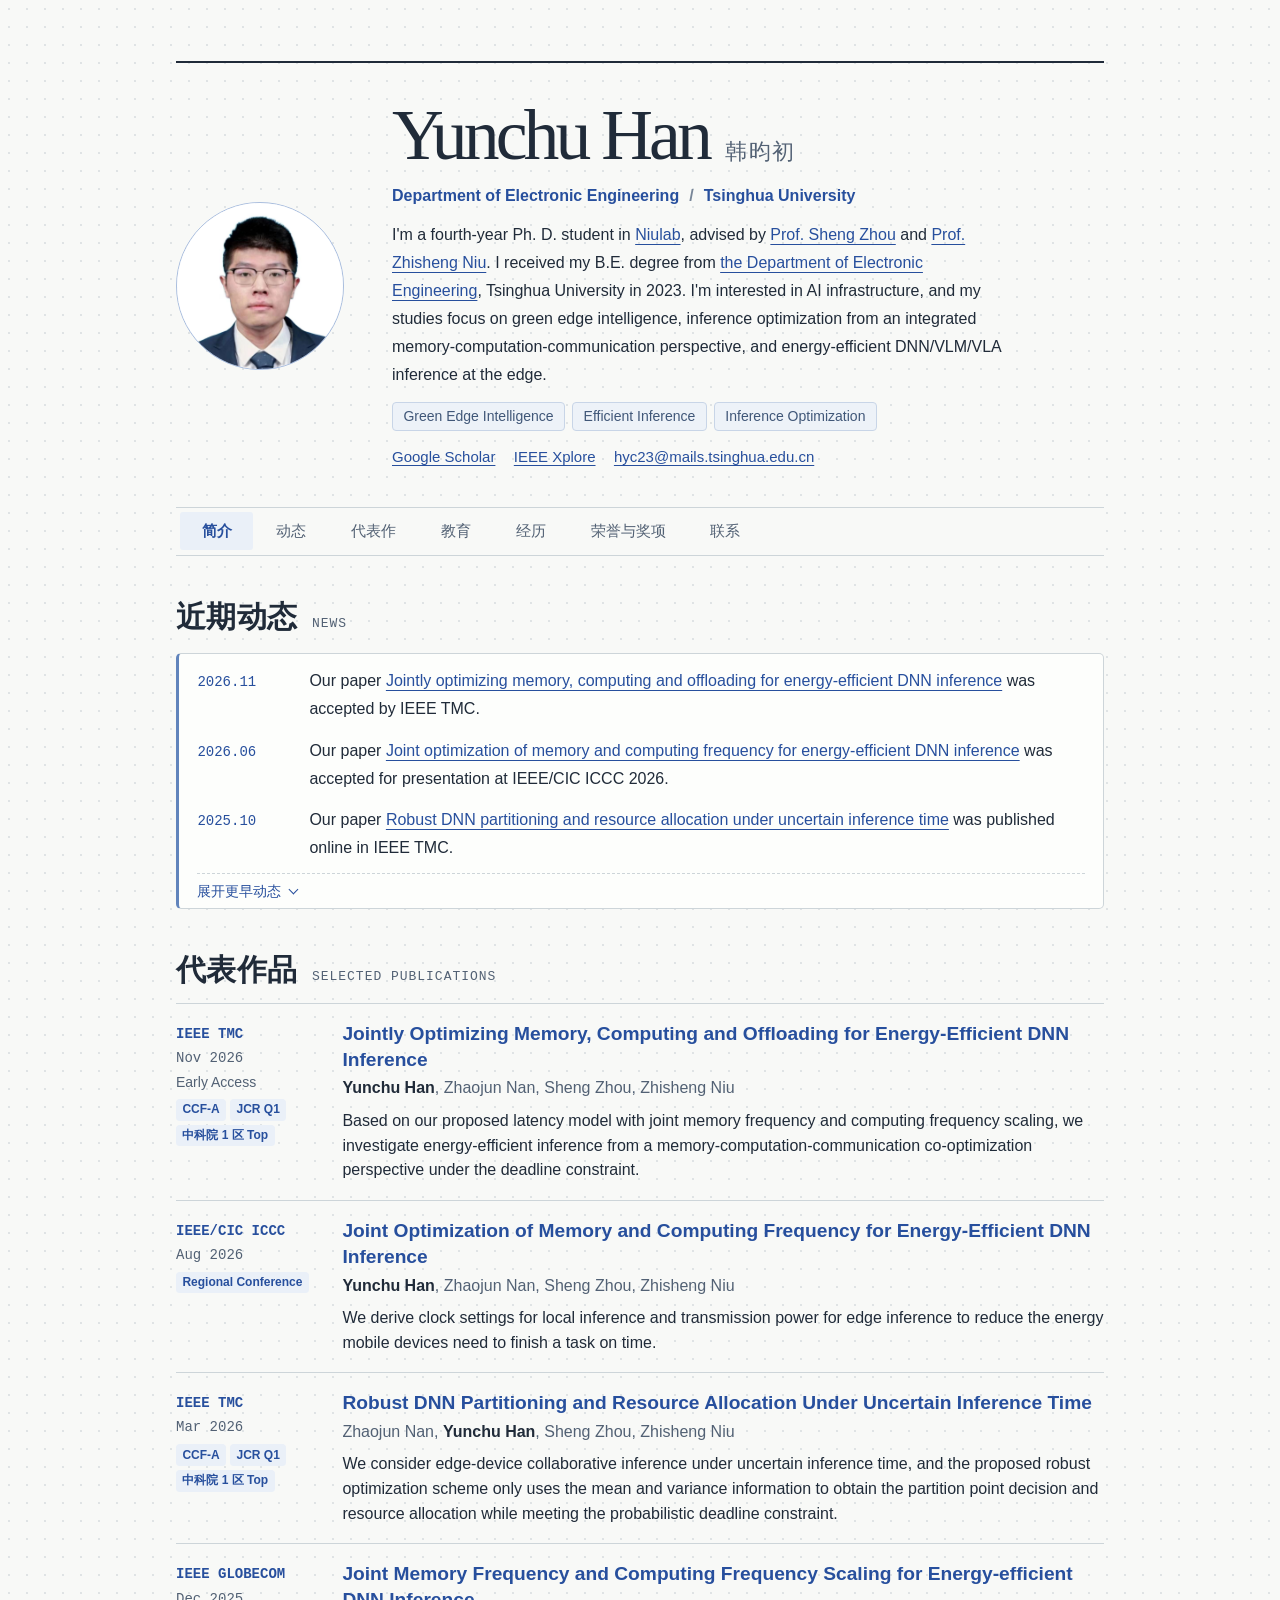
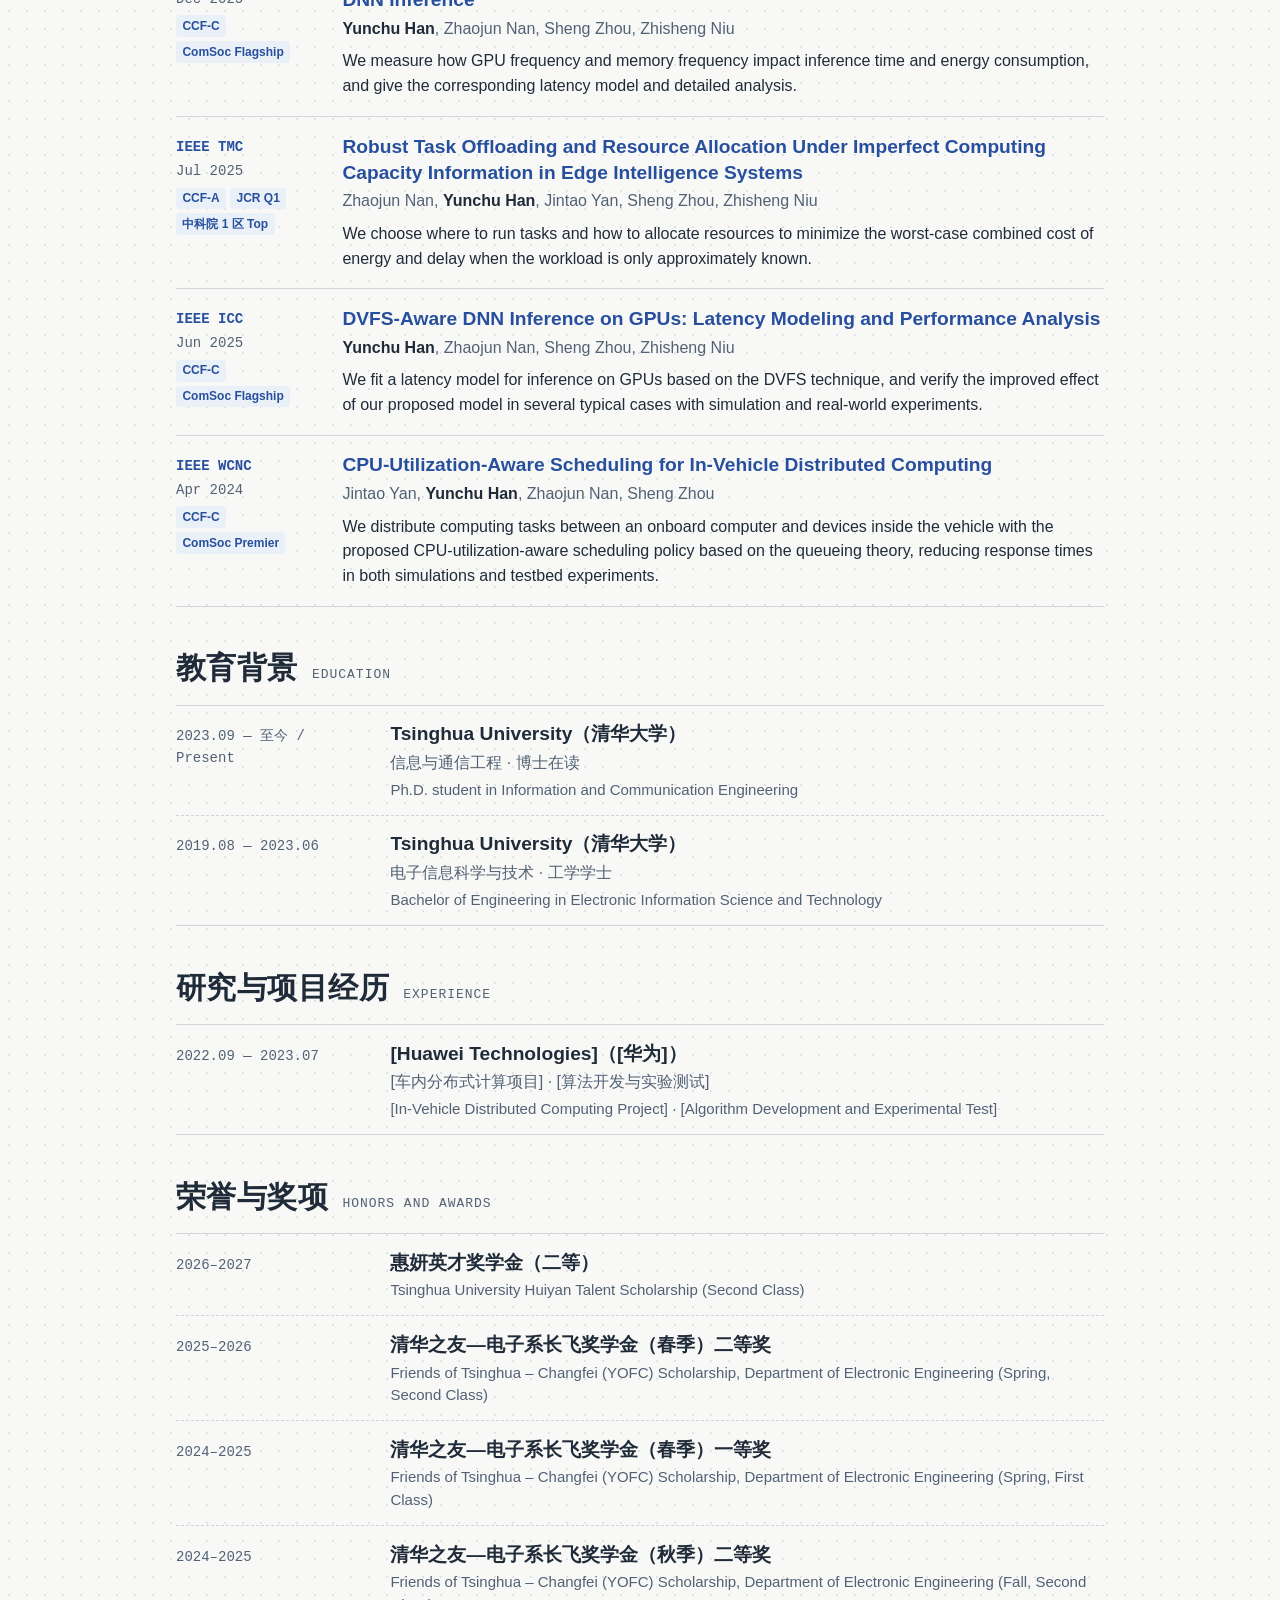
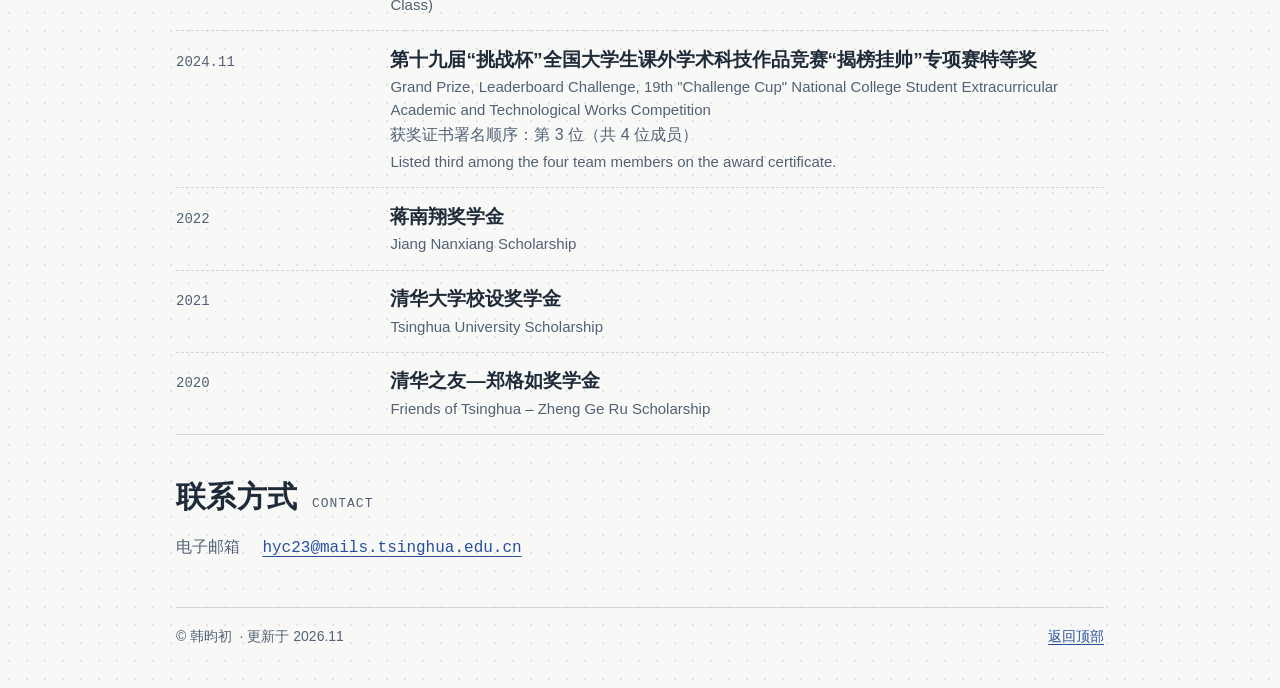
<file: index.html>
<!doctype html>
<html lang="zh-CN">
<head>
  <meta charset="utf-8">
  <!-- 网页链接默认在新标签页打开，页内导航和邮箱用 target="_self"。 -->
  <base target="_blank">
  <meta name="viewport" content="width=device-width, initial-scale=1">
  <!-- 替换：浏览器标签页的标题和搜索结果中的简介。 -->
  <title>Yunchu Han 韩昀初 · 清华大学电子工程系</title>
  <meta name="description" content="韩昀初，清华大学电子工程系 NIULAB 博士四年级学生，师从周盛老师，研究移动设备上的节能推理、GPU 调频与计算卸载。">
  <meta name="theme-color" content="#f8f9f7">
  <link rel="stylesheet" href="./style.css">
</head>
<body>
  <a class="skip-link" href="#main" target="_self">跳到主要内容</a>
  <div class="page" id="top">
    <header id="about" class="profile">
      <div class="portrait">
        <img src="./assets/avatar.jpg" alt="韩昀初的照片" width="750" height="1000">
      </div>
      <div class="bio">
        <!-- 替换：姓名、身份、所在单位、研究兴趣与个人简介。 -->
        <h1><span lang="en">Yunchu Han</span> <span class="name-zh">韩昀初</span></h1>
        <p class="affiliation" lang="en">Department of Electronic Engineering <span aria-hidden="true">/</span> Tsinghua University</p>
        <p class="introduction" lang="en">I'm a fourth-year Ph. D. student in <a href="https://network.ee.tsinghua.edu.cn/authors/yunchu-han/" target="_blank" rel="noopener">Niulab</a>, advised by <a href="https://network.ee.tsinghua.edu.cn/authors/sheng-zhou/" target="_blank" rel="noopener">Prof. Sheng Zhou</a> and <a href="https://network.ee.tsinghua.edu.cn/authors/zhisheng-niu/" target="_blank" rel="noopener">Prof. Zhisheng Niu</a>. I received my B.E. degree from <a href="https://www.ee.tsinghua.edu.cn/" target="_blank" rel="noopener">the Department of Electronic Engineering</a>, Tsinghua University in 2023. I'm interested in AI infrastructure, and my studies focus on green edge intelligence, inference optimization from an integrated memory-computation-communication perspective, and energy-efficient DNN/VLM/VLA inference at the edge.</p>
        <ul class="interests" lang="en" aria-label="Research interests">
          <li>Green Edge Intelligence</li>
          <li>Efficient Inference</li>
          <li>Inference Optimization</li>
        </ul>
        <!-- 学术主页与邮箱：修改 href 可更换链接。邮箱同时显示在下方“联系方式”中。 -->
        <ul class="profile-links" aria-label="学术主页与邮箱">
          <li><a lang="en" href="https://scholar.google.com/citations?user=znEsVEoAAAAJ" target="_blank" rel="noopener">Google Scholar</a></li>
          <li><a lang="en" href="https://ieeexplore.ieee.org/author/470391034830952" target="_blank" rel="noopener">IEEE Xplore</a></li>
          <li><a href="mailto:hyc23@mails.tsinghua.edu.cn" target="_self">hyc23@mails.tsinghua.edu.cn</a></li>
        </ul>
      </div>
    </header>

    <nav class="contents" aria-label="页面导航">
      <a href="#about" target="_self">简介</a>
      <a href="#news" target="_self">动态</a>
      <a href="#works" target="_self">代表作</a>
      <a href="#education" target="_self">教育</a>
      <a href="#experience" target="_self">经历</a>
      <a href="#activities" target="_self">荣誉与奖项</a>
      <a href="#contact" target="_self">联系</a>
    </nav>

    <main id="main">
      <section id="news" aria-labelledby="news-title">
        <h2 id="news-title">近期动态 <span lang="en">News</span></h2>
        <!-- 会议按主会公布的录用通知月份填写；如与本人收到通知的月份不同，可按录用邮件更新。 -->
        <!-- 一作 TMC 按本人确认的录用月；两篇合作 TMC 按 IEEE Xplore 的 Date of Publication。 -->
        <div class="news-panel">
          <ul class="updates" lang="en">
            <li><time class="date" datetime="2026-11">2026.11</time><span>Our paper <a href="https://doi.org/10.1109/TMC.2026.3752822" target="_blank" rel="noopener">Jointly optimizing memory, computing and offloading for energy-efficient DNN inference</a> was accepted by IEEE TMC.</span></li>
            <li><time class="date" datetime="2026-06">2026.06</time><span>Our paper <a href="https://doi.org/10.1109/ICCC70295.2026.11680117" target="_blank" rel="noopener">Joint optimization of memory and computing frequency for energy-efficient DNN inference</a> was accepted for presentation at IEEE/CIC ICCC 2026.</span></li>
            <li><time class="date" datetime="2025-10-09">2025.10</time><span>Our paper <a href="https://doi.org/10.1109/TMC.2025.3619509" target="_blank" rel="noopener">Robust DNN partitioning and resource allocation under uncertain inference time</a> was published online in IEEE TMC.</span></li>
          </ul>
          <details class="archive">
            <summary><span class="when-closed">展开更早动态</span><span class="when-open">收起更早动态</span></summary>
            <ul class="updates" lang="en">
              <li><time class="date" datetime="2025-08">2025.08</time><span>Our paper <a href="https://doi.org/10.1109/GLOBECOM59602.2025.11432626" target="_blank" rel="noopener">Joint memory frequency and computing frequency scaling for energy-efficient DNN inference</a> was accepted by IEEE GLOBECOM 2025.</span></li>
              <li><time class="date" datetime="2025-02-06">2025.02</time><span>Our paper <a href="https://doi.org/10.1109/TMC.2025.3539296" target="_blank" rel="noopener">Robust task offloading and resource allocation under imperfect computing capacity information in edge intelligence systems</a> was published online in IEEE TMC.</span></li>
              <li><time class="date" datetime="2025-01">2025.01</time><span>Our paper <a href="https://doi.org/10.1109/ICC52391.2025.11161883" target="_blank" rel="noopener">DVFS-aware DNN inference on GPUs: Latency modeling and performance analysis</a> was accepted for presentation at IEEE ICC 2025.</span></li>
              <li><time class="date" datetime="2023-12">2023.12</time><span>Our paper <a href="https://doi.org/10.1109/WCNC57260.2024.10571131" target="_blank" rel="noopener">CPU-utilization-aware scheduling for in-vehicle distributed computing</a> was accepted for presentation at IEEE WCNC 2024.</span></li>
            </ul>
          </details>
        </div>
      </section>

      <section id="works" aria-labelledby="works-title">
        <h2 id="works-title">代表作品 <span lang="en">Selected Publications</span></h2>
        <p class="venue-note"></p>
        <!-- 替换：新增论文时复制一条 article，按年月倒序插入。期刊使用卷期月份，提前在线论文使用在线发表月份，会议使用论文集出版月份。 -->
        <article class="work" lang="en">
          <div class="work-meta">
            <abbr title="IEEE Transactions on Mobile Computing">IEEE TMC</abbr>
            <time datetime="2026-11">Nov 2026</time>
            <span>Early Access</span>
            <div class="venue-tags">
              <a href="https://www.ccf.org.cn/ccf/contentcore/resource/download?ID=112CF3BF7E1140ACEB271ADAED12A67ADFABB8FF099E40C2759502A85C8A281F#page=10" target="_blank" rel="noopener" title="CCF recommended venues in computer networking, 7th edition (2026), category A">CCF-A</a>
              <a href="https://open.ieee.org/wp-content/uploads/IEEE-Title-List-September-2026-CAPES.pdf" target="_blank" rel="noopener" title="2025 Journal Impact Factor quartile, published in the 2026 Journal Citation Reports">JCR Q1</a>
              <a lang="zh-CN" href="https://www.ablesci.com/journal/detail?id=DXRA8p#:~:text=%E4%B8%AD%E7%A7%91%E9%99%A22025%E5%B9%B4%E5%88%86%E5%8C%BA" target="_blank" rel="noopener" title="2025 年中科院期刊分区表 · 计算机科学大类 1 区，Top 期刊">中科院 1 区 Top</a>
            </div>
          </div>
          <div class="work-body">
            <h3><a href="https://doi.org/10.1109/TMC.2026.3752822" target="_blank" rel="noopener">Jointly Optimizing Memory, Computing and Offloading for Energy-Efficient DNN Inference</a></h3>
            <p class="credit"><strong>Yunchu Han</strong>, Zhaojun Nan, Sheng Zhou, Zhisheng Niu</p>
            <p class="work-summary">Based on our proposed latency model with joint memory frequency and computing frequency scaling, we investigate energy-efficient inference from a memory-computation-communication co-optimization perspective under the deadline constraint.</p>
          </div>
        </article>
        <article class="work" lang="en">
          <div class="work-meta">
            <abbr title="IEEE/CIC International Conference on Communications in China">IEEE/CIC ICCC</abbr>
            <time datetime="2026-08">Aug 2026</time>
            <div class="venue-tags">
              <a href="https://www.comsoc.org/conferences-events/ieeecic-international-conference-communications-china-2026" target="_blank" rel="noopener" title="IEEE/CIC International Conference on Communications in China, an IEEE ComSoc portfolio event">Regional Conference</a>
            </div>
          </div>
          <div class="work-body">
            <h3><a href="https://doi.org/10.1109/ICCC70295.2026.11680117" target="_blank" rel="noopener">Joint Optimization of Memory and Computing Frequency for Energy-Efficient DNN Inference</a></h3>
            <p class="credit"><strong>Yunchu Han</strong>, Zhaojun Nan, Sheng Zhou, Zhisheng Niu</p>
            <p class="work-summary">We derive clock settings for local inference and transmission power for edge inference to reduce the energy mobile devices need to finish a task on time.</p>
          </div>
        </article>
        <article class="work" lang="en">
          <div class="work-meta">
            <abbr title="IEEE Transactions on Mobile Computing">IEEE TMC</abbr>
            <time datetime="2026-03">Mar 2026</time>
            <div class="venue-tags">
              <a href="https://www.ccf.org.cn/ccf/contentcore/resource/download?ID=112CF3BF7E1140ACEB271ADAED12A67ADFABB8FF099E40C2759502A85C8A281F#page=10" target="_blank" rel="noopener" title="CCF recommended venues in computer networking, 7th edition (2026), category A">CCF-A</a>
              <a href="https://open.ieee.org/wp-content/uploads/IEEE-Title-List-September-2026-CAPES.pdf" target="_blank" rel="noopener" title="2025 Journal Impact Factor quartile, published in the 2026 Journal Citation Reports">JCR Q1</a>
              <a lang="zh-CN" href="https://www.ablesci.com/journal/detail?id=DXRA8p#:~:text=%E4%B8%AD%E7%A7%91%E9%99%A22025%E5%B9%B4%E5%88%86%E5%8C%BA" target="_blank" rel="noopener" title="2025 年中科院期刊分区表 · 计算机科学大类 1 区，Top 期刊">中科院 1 区 Top</a>
            </div>
          </div>
          <div class="work-body">
            <h3><a href="https://doi.org/10.1109/TMC.2025.3619509" target="_blank" rel="noopener">Robust DNN Partitioning and Resource Allocation Under Uncertain Inference Time</a></h3>
            <p class="credit">Zhaojun Nan, <strong>Yunchu Han</strong>, Sheng Zhou, Zhisheng Niu</p>
            <p class="work-summary">We consider edge-device collaborative inference under uncertain inference time, and the proposed robust optimization scheme only uses the mean and variance information to obtain the partition point decision and resource allocation while meeting the probabilistic deadline constraint.</p>
          </div>
        </article>
        <article class="work" lang="en">
          <div class="work-meta">
            <abbr title="IEEE Global Communications Conference">IEEE GLOBECOM</abbr>
            <time datetime="2025-12">Dec 2025</time>
            <div class="venue-tags">
              <a href="https://www.ccf.org.cn/ccf/contentcore/resource/download?ID=112CF3BF7E1140ACEB271ADAED12A67ADFABB8FF099E40C2759502A85C8A281F#page=15" target="_blank" rel="noopener" title="CCF recommended venues in computer networking, 7th edition (2026), category C">CCF-C</a>
              <a href="https://www.comsoc.org/publications/magazines/ieee-communications-magazine/presidents-page/presidents-page-august-2026" target="_blank" rel="noopener" title="IEEE Communications Society flagship conference">ComSoc Flagship</a>
            </div>
          </div>
          <div class="work-body">
            <h3><a href="https://doi.org/10.1109/GLOBECOM59602.2025.11432626" target="_blank" rel="noopener">Joint Memory Frequency and Computing Frequency Scaling for Energy-efficient DNN Inference</a></h3>
            <p class="credit"><strong>Yunchu Han</strong>, Zhaojun Nan, Sheng Zhou, Zhisheng Niu</p>
            <p class="work-summary">We measure how GPU frequency and memory frequency impact inference time and energy consumption, and give the corresponding latency model and detailed analysis.</p>
          </div>
        </article>
        <article class="work" lang="en">
          <div class="work-meta">
            <abbr title="IEEE Transactions on Mobile Computing">IEEE TMC</abbr>
            <time datetime="2025-07">Jul 2025</time>
            <div class="venue-tags">
              <a href="https://www.ccf.org.cn/ccf/contentcore/resource/download?ID=112CF3BF7E1140ACEB271ADAED12A67ADFABB8FF099E40C2759502A85C8A281F#page=10" target="_blank" rel="noopener" title="CCF recommended venues in computer networking, 7th edition (2026), category A">CCF-A</a>
              <a href="https://open.ieee.org/wp-content/uploads/IEEE-Title-List-September-2026-CAPES.pdf" target="_blank" rel="noopener" title="2025 Journal Impact Factor quartile, published in the 2026 Journal Citation Reports">JCR Q1</a>
              <a lang="zh-CN" href="https://www.ablesci.com/journal/detail?id=DXRA8p#:~:text=%E4%B8%AD%E7%A7%91%E9%99%A22025%E5%B9%B4%E5%88%86%E5%8C%BA" target="_blank" rel="noopener" title="2025 年中科院期刊分区表 · 计算机科学大类 1 区，Top 期刊">中科院 1 区 Top</a>
            </div>
          </div>
          <div class="work-body">
            <h3><a href="https://doi.org/10.1109/TMC.2025.3539296" target="_blank" rel="noopener">Robust Task Offloading and Resource Allocation Under Imperfect Computing Capacity Information in Edge Intelligence Systems</a></h3>
            <p class="credit">Zhaojun Nan, <strong>Yunchu Han</strong>, Jintao Yan, Sheng Zhou, Zhisheng Niu</p>
            <p class="work-summary">We choose where to run tasks and how to allocate resources to minimize the worst-case combined cost of energy and delay when the workload is only approximately known.</p>
          </div>
        </article>
        <article class="work" lang="en">
          <div class="work-meta">
            <abbr title="IEEE International Conference on Communications">IEEE ICC</abbr>
            <time datetime="2025-06">Jun 2025</time>
            <div class="venue-tags">
              <a href="https://www.ccf.org.cn/ccf/contentcore/resource/download?ID=112CF3BF7E1140ACEB271ADAED12A67ADFABB8FF099E40C2759502A85C8A281F#page=15" target="_blank" rel="noopener" title="CCF recommended venues in computer networking, 7th edition (2026), category C">CCF-C</a>
              <a href="https://www.comsoc.org/publications/magazines/ieee-communications-magazine/presidents-page/presidents-page-august-2026" target="_blank" rel="noopener" title="IEEE Communications Society flagship conference">ComSoc Flagship</a>
            </div>
          </div>
          <div class="work-body">
            <h3><a href="https://doi.org/10.1109/ICC52391.2025.11161883" target="_blank" rel="noopener">DVFS-Aware DNN Inference on GPUs: Latency Modeling and Performance Analysis</a></h3>
            <p class="credit"><strong>Yunchu Han</strong>, Zhaojun Nan, Sheng Zhou, Zhisheng Niu</p>
            <p class="work-summary">We fit a latency model for inference on GPUs based on the DVFS technique, and verify the improved effect of our proposed model in several typical cases with simulation and real-world experiments.</p>
          </div>
        </article>
        <article class="work" lang="en">
          <div class="work-meta">
            <abbr title="IEEE Wireless Communications and Networking Conference">IEEE WCNC</abbr>
            <time datetime="2024-04">Apr 2024</time>
            <div class="venue-tags">
              <a href="https://www.ccf.org.cn/ccf/contentcore/resource/download?ID=112CF3BF7E1140ACEB271ADAED12A67ADFABB8FF099E40C2759502A85C8A281F#page=15" target="_blank" rel="noopener" title="CCF recommended venues in computer networking, 7th edition (2026), category C">CCF-C</a>
              <a href="https://www.comsoc.org/publications/magazines/ieee-communications-magazine/presidents-page/presidents-page-august-2026" target="_blank" rel="noopener" title="IEEE Communications Society premier conference">ComSoc Premier</a>
            </div>
          </div>
          <div class="work-body">
            <h3><a href="https://doi.org/10.1109/WCNC57260.2024.10571131" target="_blank" rel="noopener">CPU-Utilization-Aware Scheduling for In-Vehicle Distributed Computing</a></h3>
            <p class="credit">Jintao Yan, <strong>Yunchu Han</strong>, Zhaojun Nan, Sheng Zhou</p>
            <p class="work-summary">We distribute computing tasks between an onboard computer and devices inside the vehicle with the proposed CPU-utilization-aware scheduling policy based on the queueing theory, reducing response times in both simulations and testbed experiments.</p>
          </div>
        </article>
      </section>

      <section id="education" aria-labelledby="education-title">
        <h2 id="education-title">教育背景 <span lang="en">Education</span></h2>
        <!-- 替换：教育经历，按最近到最早排列。 -->
        <ul class="timeline">
          <li>
            <span class="period"><time datetime="2023-09">2023.09</time> — 至今 / <span lang="en">Present</span></span>
            <div>
              <h3><span lang="en">Tsinghua University</span>（清华大学）</h3>
              <p>信息与通信工程 · 博士在读</p>
              <p lang="en">Ph.D. student in Information and Communication Engineering</p>
            </div>
          </li>
          <li>
            <span class="period"><time datetime="2019-08">2019.08</time> — <time datetime="2023-06">2023.06</time></span>
            <div>
              <h3><span lang="en">Tsinghua University</span>（清华大学）</h3>
              <p>电子信息科学与技术 · 工学学士</p>
              <p lang="en">Bachelor of Engineering in Electronic Information Science and Technology</p>
            </div>
          </li>
        </ul>
      </section>

      <section id="experience" aria-labelledby="experience-title">
        <h2 id="experience-title">研究与项目经历 <span lang="en">Experience</span></h2>
        <!-- 替换起止年月和中英文占位符；新增经历时复制整条 li。 -->
        <ul class="timeline">
          <li>
            <span class="period">2022.09 — 2023.07</span>
            <div>
              <h3><span lang="en">[Huawei Technologies]</span>（[华为]）</h3>
              <p>[车内分布式计算项目] · [算法开发与实验测试]</p>
              <p lang="en">[In-Vehicle Distributed Computing Project] · [Algorithm Development and Experimental Test]</p>
            </div>
          </li>
        </ul>
      </section>

      <section id="activities" aria-labelledby="activities-title">
        <h2 id="activities-title">荣誉与奖项 <span lang="en">Honors and Awards</span></h2>
        <!-- 按获奖时间倒序填写。新增奖项时复制整条 li，在中文下一行填写对应英文。 -->
        <ul class="timeline">
          <li>
            <span class="period">2026–2027</span>
            <div>
              <h3>惠妍英才奖学金（二等）</h3>
              <p lang="en">Tsinghua University Huiyan Talent Scholarship (Second Class)</p>
            </div>
          </li>
          <li>
            <span class="period">2025–2026</span>
            <div>
              <h3>清华之友—电子系长飞奖学金（春季）二等奖</h3>
              <p lang="en">Friends of Tsinghua – Changfei (YOFC) Scholarship, Department of Electronic Engineering (Spring, Second Class)</p>
            </div>
          </li>
          <li>
            <span class="period">2024–2025</span>
            <div>
              <h3>清华之友—电子系长飞奖学金（春季）一等奖</h3>
              <p lang="en">Friends of Tsinghua – Changfei (YOFC) Scholarship, Department of Electronic Engineering (Spring, First Class)</p>
            </div>
          </li>
          <li>
            <span class="period">2024–2025</span>
            <div>
              <h3>清华之友—电子系长飞奖学金（秋季）二等奖</h3>
              <p lang="en">Friends of Tsinghua – Changfei (YOFC) Scholarship, Department of Electronic Engineering (Fall, Second Class)</p>
            </div>
          </li>
          <li>
            <span class="period"><time datetime="2024-11">2024.11</time></span>
            <div>
              <h3>第十九届“挑战杯”全国大学生课外学术科技作品竞赛“揭榜挂帅”专项赛特等奖</h3>
              <p lang="en">Grand Prize, Leaderboard Challenge, 19th "Challenge Cup" National College Student Extracurricular Academic and Technological Works Competition</p>
              <p>获奖证书署名顺序：第 3 位（共 4 位成员）</p>
              <p lang="en">Listed third among the four team members on the award certificate.</p>
            </div>
          </li>
          <li>
            <span class="period"><time datetime="2022">2022</time></span>
            <div>
              <h3>蒋南翔奖学金</h3>
              <p lang="en">Jiang Nanxiang Scholarship</p>
            </div>
          </li>
          <li>
            <span class="period"><time datetime="2021">2021</time></span>
            <div>
              <h3>清华大学校设奖学金</h3>
              <p lang="en">Tsinghua University Scholarship</p>
            </div>
          </li>
          <li>
            <span class="period"><time datetime="2020">2020</time></span>
            <div>
              <h3>清华之友—郑格如奖学金</h3>
              <p lang="en">Friends of Tsinghua – Zheng Ge Ru Scholarship</p>
            </div>
          </li>
        </ul>
      </section>

      <section id="contact" aria-labelledby="contact-title">
        <h2 id="contact-title">联系方式 <span lang="en">Contact</span></h2>
        <p class="contact"><span>电子邮箱</span> <a class="email" href="mailto:hyc23@mails.tsinghua.edu.cn" target="_self">hyc23@mails.tsinghua.edu.cn</a></p>
        <!-- 替换：填好链接后，每个需要的入口分别取消注释。 -->
        <!-- <a class="resource" href="https://github.com/YOUR-USERNAME" target="_blank" rel="noopener">GitHub</a> -->
        <!-- <a class="resource" href="./assets/cv.pdf">下载简历</a> -->
      </section>
    </main>

    <footer>
      <!-- 替换：页脚署名和更新年月。 -->
      <span>© 韩昀初 <span class="footer-date">· 更新于 2026.11</span></span>
      <a href="#top" target="_self">返回顶部</a>
    </footer>
  </div>
  <script>
    // 标出当前阅读的栏目。原生锚点和折叠面板可独立工作。
    const menu = document.querySelector('.contents');
    const items = Array.from(menu.querySelectorAll('a'), link => ({
      link,
      section: document.getElementById(link.hash.slice(1))
    })).filter(item => item.section);

    function markSection() {
      const atBottom = window.scrollY + window.innerHeight >= document.documentElement.scrollHeight - 2;
      const line = menu.offsetHeight + 36;
      const lastPassed = items.filter(item => item.section.getBoundingClientRect().top <= line).pop();
      let current = lastPassed || items[0];
      if (atBottom) {
        // 页面末尾的短栏目可能无法滚动到页首，此时保留访客选择的栏目。
        const chosen = items.find(item => item.link.hash === window.location.hash);
        current = chosen && chosen.section.getBoundingClientRect().bottom > line ? chosen : items.at(-1);
      }
      for (const item of items) {
        if (item === current) item.link.setAttribute('aria-current', 'location');
        else item.link.removeAttribute('aria-current');
      }
    }
    window.addEventListener('scroll', markSection, { passive: true });
    window.addEventListener('resize', markSection);
    window.addEventListener('hashchange', markSection);
    window.addEventListener('pageshow', markSection);
    document.addEventListener('toggle', markSection, true);
    markSection();
  </script>
</body>
</html>
</file>
<file: style.css>
:root {
  color-scheme: light;
  --paper: #f8f9f7;
  --panel: #fdfefc;
  --ink: #202b39;
  --muted: #526174;
  --line: #cdd5d9;
  --accent: #274f9d;
  --accent-soft: #eaf0f8;
  --serif: "STIX Two Text", Georgia, "Songti SC", "Noto Serif CJK SC", SimSun, serif;
  --sans: "Inter", "Segoe UI", "PingFang SC", "Microsoft YaHei", sans-serif;
  --mono: "IBM Plex Mono", Consolas, "Liberation Mono", monospace;
}

* { box-sizing: border-box; }
html { scroll-padding-top: 5rem; }
body {
  margin: 0;
  color: var(--ink);
  font: 1rem/1.75 var(--sans);
  background-color: var(--paper);
  background-image: radial-gradient(#5b6e8528 .8px, transparent .95px);
  background-size: 18px 18px;
  overflow-wrap: anywhere;
}
a, summary { color: var(--accent); }
a { text-underline-offset: .22em; }
a:hover { text-decoration-thickness: 2px; }
:focus-visible { outline: 2px solid var(--accent); outline-offset: 4px; }
::selection { background: #d6e4fc; color: #162e53; }
.skip-link {
  position: fixed;
  z-index: 5;
  top: .5rem;
  left: .5rem;
  padding: .35rem .8rem;
  background: white;
  transform: translateY(-180%);
}
.skip-link:focus { transform: none; }
.page { width: min(100% - 4rem, 58rem); margin: 0 auto; padding: 3.8rem 0 2.5rem; }
.profile {
  display: grid;
  grid-template-columns: 10.5rem minmax(0, 1fr);
  align-items: center;
  gap: clamp(1.4rem, 4vw, 3rem);
  border-top: 2px solid var(--ink);
  padding: 2.25rem 0 2.1rem;
}
.portrait {
  display: grid;
  place-items: center;
  position: relative;
  width: 100%;
  aspect-ratio: 1;
  overflow: hidden;
  isolation: isolate;
  border: 1px solid #aabede;
  border-radius: 50%;
  background-color: #e2eaf7;
  background-image:
    linear-gradient(#406aaa1a 1px, transparent 1px),
    linear-gradient(90deg, #406aaa1a 1px, transparent 1px),
    radial-gradient(ellipse at 26% 20%, #f0f5fc, #d2dff3);
  background-size: 14px 14px, 14px 14px, 100% 100%;
}
.portrait::before, .portrait::after {
  content: "";
  position: absolute;
  border: 1px solid #406aa852;
  border-radius: 50%;
  z-index: -1;
}
.portrait::before { width: 118%; height: 63%; transform: rotate(-39deg); }
.portrait::after { width: 121%; height: 64%; transform: rotate(53deg); }
.monogram {
  color: #244c88;
  font: italic 4.8rem/1 var(--serif);
  letter-spacing: -.13em;
  padding-right: .16em;
}
.portrait img {
  position: absolute;
  inset: 0;
  width: 100%;
  height: 100%;
  object-fit: cover;
  object-position: center 25%;
}
h1, h2, h3, p, ul { margin: 0; }
h1 {
  display: flex;
  flex-wrap: wrap;
  align-items: baseline;
  gap: .15em .23em;
  font: 500 clamp(3rem, 5.6vw, 4.5rem)/1.02 var(--serif);
  letter-spacing: -.055em;
}
.name-zh { font: 500 1.4rem/1.4 var(--serif); letter-spacing: .06em; color: var(--muted); }
.affiliation { margin: .6rem 0 .7rem; color: var(--accent); font-weight: 600; }
.affiliation span, .credit span { margin: 0 .35em; color: #788698; }
.introduction { max-width: 39rem; }
.introduction + .introduction { margin-top: .65rem; }
.interests { display: flex; flex-wrap: wrap; gap: .45rem; padding: 0; margin: .85rem 0 0; list-style: none; }
.interests li { padding: .06rem .65rem; border: 1px solid #c8d5e7; border-radius: 4px; color: #405778; background: #edf2f8; font-size: .875rem; }
.profile-links { display: flex; flex-wrap: wrap; gap: .25rem 1.15rem; list-style: none; padding: 0; margin: .7rem 0 0; }
.profile-links li { max-width: 100%; }
.profile-links a { display: inline-block; padding-block: .15rem; font-size: .9375rem; }
.contents {
  position: sticky;
  top: 0;
  z-index: 2;
  display: flex;
  flex-wrap: wrap;
  align-items: center;
  gap: .1rem;
  border-block: 1px solid var(--line);
  padding: .3rem .25rem;
  background: #f8f9f7fa;
}
.contents a {
  position: relative;
  padding: .35rem clamp(.65rem, 2.2vw, 1.35rem);
  color: var(--muted);
  border-radius: 3px;
  text-decoration: none;
  font-size: .9375rem;
}
.contents a[aria-current] { color: var(--accent); background: var(--accent-soft); font-weight: 600; }
.contents a:hover { color: var(--accent); text-decoration: underline; }
main section { margin-block-start: 2.65rem; }
h2 {
  display: flex;
  align-items: baseline;
  flex-wrap: wrap;
  gap: .12em .48em;
  margin-bottom: 1rem;
  font: 650 clamp(1.5rem, 3vw, 1.85rem)/1.33 var(--serif);
  letter-spacing: .015em;
}
h2 span {
  color: var(--muted);
  font: 400 .8125rem/1.4 var(--mono);
  letter-spacing: .075em;
  text-transform: uppercase;
}
.news-panel { padding: .4rem 1.15rem 0; border: 1px solid var(--line); border-left: 3px solid #6184bc; border-radius: 5px; background: var(--panel); }
.updates, .timeline { padding: 0; list-style: none; }
.updates li { display: grid; grid-template-columns: 6.25rem minmax(0, 1fr); align-items: baseline; gap: .75rem; padding: .42rem 0; }
.date, .period { font: .875rem/1.6 var(--mono); font-variant-numeric: tabular-nums; }
.date { color: var(--accent); }
summary {
  display: inline-flex;
  align-items: center;
  gap: .55rem;
  min-height: 2rem;
  cursor: pointer;
  list-style: none;
  font-size: .875rem;
}
summary::-webkit-details-marker { display: none; }
summary::after { content: ""; width: .42em; height: .42em; margin-top: -.18em; border: solid currentColor; border-width: 0 1.5px 1.5px 0; transform: rotate(45deg); }
details[open] > summary::after { transform: rotate(225deg); margin-top: .2em; }
summary:hover { text-decoration: underline; text-underline-offset: .22em; }
.when-open, details[open] > summary .when-closed { display: none; }
details[open] > summary .when-open { display: inline; }
.archive { margin-top: .25rem; border-top: 1px dashed var(--line); }
.archive summary { padding: .3rem 0; }
.archive .updates { padding: 0 0 .5rem; }
.work {
  display: grid;
  grid-template-columns: 9rem minmax(0, 1fr);
  align-items: start;
  gap: 1.4rem;
  padding-block: 1.05rem;
  border-top: 1px solid var(--line);
}
.work:last-child { border-bottom: 1px solid var(--line); }
.work-meta { display: flex; flex-direction: column; align-items: flex-start; gap: .2rem; font: .875rem/1.5 var(--mono); color: var(--muted); margin-top: .2rem; }
.work-meta abbr { color: var(--accent); font-weight: 650; text-decoration: none; }
.work-meta span { font-family: var(--sans); }
.venue-note { margin: -.25rem 0 1rem; color: var(--muted); font-size: .85rem; }
.venue-tags { display: flex; flex-wrap: wrap; gap: .25rem; margin-top: .15rem; }
.venue-tags a {
  display: inline-block;
  padding: .1rem .4rem;
  border-radius: .24rem;
  background: var(--accent-soft);
  color: var(--accent);
  font: 600 .75rem/1.55 var(--sans);
  text-decoration: none;
}
.venue-tags a:hover, .venue-tags a:focus-visible { text-decoration: underline; }
.work-body h3 { line-height: 1.35; }
.work-body h3 a { color: var(--accent); text-decoration: none; }
.work-body h3 a:hover, .work-body h3 a:focus-visible { text-decoration: underline; }
.work-summary { margin-top: .4rem; line-height: 1.55; }
h3 { font: 650 1.2rem/1.55 var(--sans); }
.credit, .timeline p { color: var(--muted); }
.credit { margin-top: .12rem; }
.credit strong { color: var(--ink); font-weight: 700; }
.resource { display: inline-block; margin: .32rem .65rem .1rem 0; }
.timeline { border-block: 1px solid var(--line); }
.timeline li { display: grid; grid-template-columns: 12rem minmax(0, 1fr); gap: 1.4rem; align-items: baseline; padding: .85rem 0; }
.timeline li + li { border-top: 1px dashed var(--line); }
.timeline p[lang="en"] { margin-top: .12rem; font-size: .9375rem; line-height: 1.5; }
.period { color: var(--muted); }
.contact { display: flex; align-items: baseline; flex-wrap: wrap; gap: .25rem 1.4rem; }
.contact > span:first-child { color: var(--muted); }
.email { font-family: var(--mono); }
footer { display: flex; justify-content: space-between; align-items: baseline; gap: .75rem; flex-wrap: wrap; padding-top: 1rem; margin-top: 2.8rem; border-top: 1px solid var(--line); color: var(--muted); font-size: .875rem; }
.footer-date { margin-left: .25em; }

@media (max-width: 640px) {
  .page { width: min(100% - 2.25rem, 38rem); padding-top: 1.6rem; }
  .profile { grid-template-columns: 4.8rem minmax(0, 1fr); align-items: start; gap: 0 1rem; padding: 1.4rem 0; }
  .bio { display: contents; }
  .portrait { grid-row: 1 / 3; align-self: center; }
  .monogram { font-size: 2.3rem; }
  h1 { align-self: end; font-size: clamp(2.25rem, 7vw, 2.9rem); }
  .name-zh { font-size: 1rem; }
  .affiliation { margin: .35rem 0 0; font-size: .925rem; }
  .introduction, .interests, .profile-links { grid-column: 1 / -1; }
  .introduction { margin-top: 1.1rem; }
  .contents { gap: 0; padding-inline: 0; }
  .contents a { padding: .4rem .55rem; font-size: .875rem; }
  main section { margin-top: 2rem; }
  .news-panel { padding-inline: .8rem; }
  .updates li { grid-template-columns: 5.7rem minmax(0, 1fr); gap: .65rem; }
  .work { grid-template-columns: minmax(0, 1fr); gap: .45rem; }
  .work-meta { flex-direction: row; align-items: baseline; flex-wrap: wrap; gap: .25rem 1rem; }
  .venue-tags { flex-basis: 100%; margin-top: 0; }
  .timeline li { grid-template-columns: 1fr; gap: .15rem; }
}
@media (max-width: 400px) {
  html { scroll-padding-top: 6.5rem; }
  .contents a { padding-inline: .44rem; }
}
@media print {
  body { background: white; font-size: 10pt; }
  .page { width: 100%; padding: 0; }
  .skip-link, .contents, footer a { display: none; }
  .profile { padding-block: .5rem; }
  main section { margin-top: 1.2rem; }
  .work, .timeline li { break-inside: avoid; }
}
</file>
